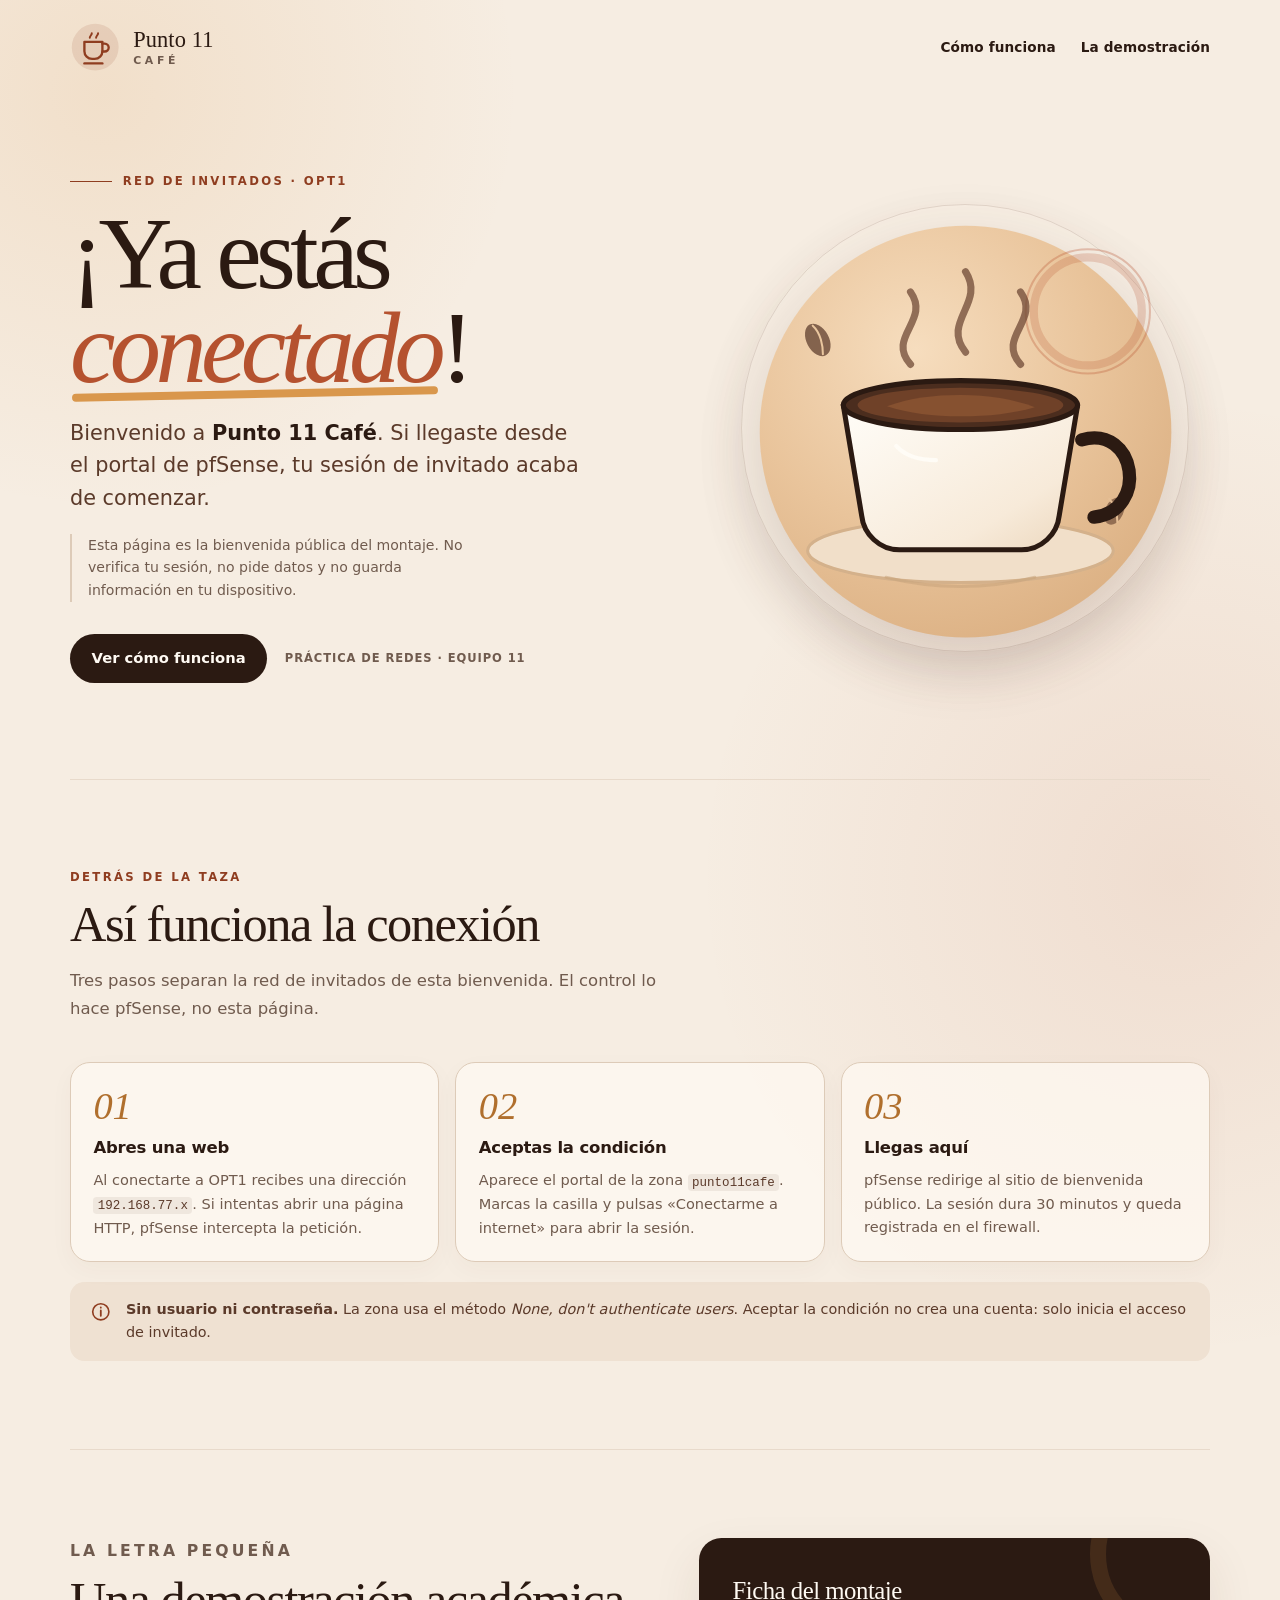
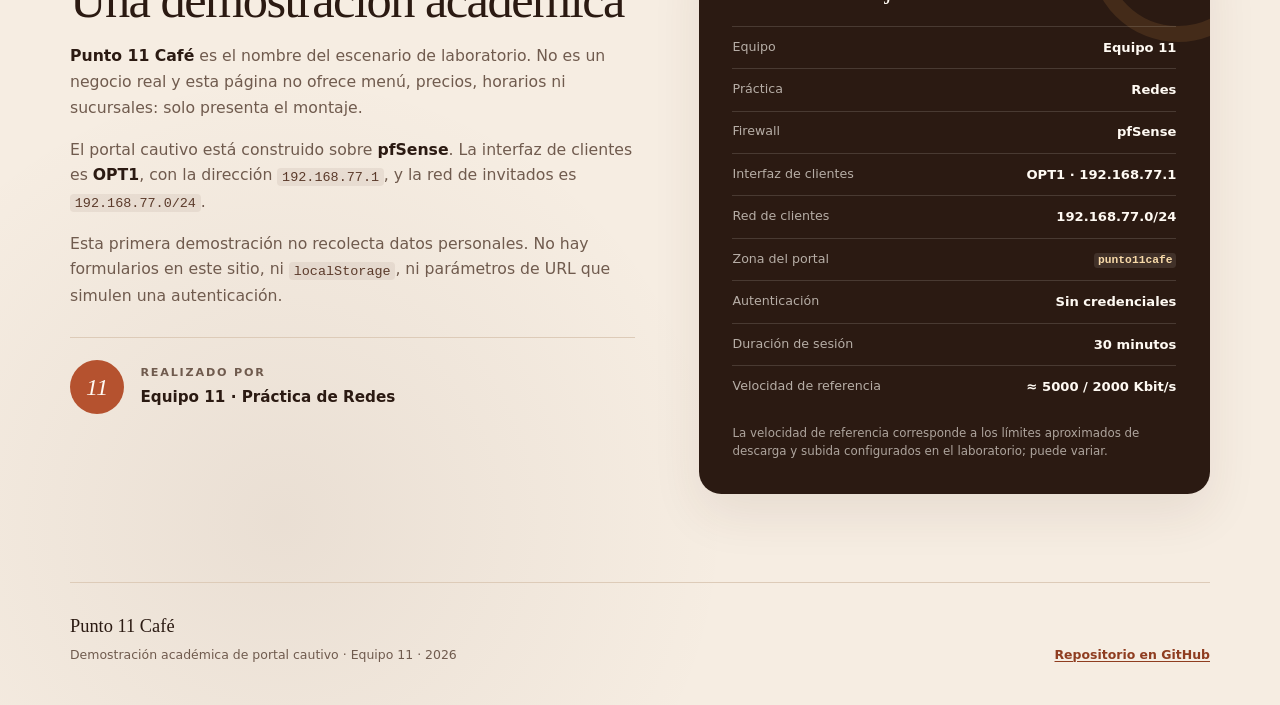
<file: index.html>
<!DOCTYPE html>
<html lang="es">
<head>
  <meta charset="utf-8">
  <meta name="viewport" content="width=device-width, initial-scale=1">
  <title>Punto 11 Café · Bienvenido</title>
  <meta name="description" content="Página de bienvenida de la demostración del portal cautivo de Punto 11 Café, realizada por el Equipo 11 en la práctica de Redes.">
  <meta name="theme-color" content="#f6ede2">
  <link rel="icon" href="assets/favicon.svg" type="image/svg+xml">
  <link rel="stylesheet" href="styles.css">
</head>
<body>
  <a class="skip-link" href="#contenido">Saltar al contenido</a>

  <div class="page">
    <header class="site-header">
      <a class="brand" href="index.html" aria-label="Punto 11 Café, inicio">
        <svg class="brand-mark" viewBox="0 0 56 56" aria-hidden="true" focusable="false">
          <circle cx="28" cy="28" r="26" fill="currentColor" opacity=".12"/>
          <path d="M16 22h20v10.5A8.5 8.5 0 0 1 27.5 41h-3A8.5 8.5 0 0 1 16 32.5V22Z" fill="none" stroke="currentColor" stroke-width="2.6" stroke-linejoin="round"/>
          <path d="M36 24h2.6a4.4 4.4 0 0 1 0 8.8H36" fill="none" stroke="currentColor" stroke-width="2.6" stroke-linecap="round"/>
          <path d="M22 17.5c0-2.2 2.2-2.8 2.2-5M29 17.5c0-2.2 2.2-2.8 2.2-5" fill="none" stroke="currentColor" stroke-width="2.2" stroke-linecap="round"/>
          <path d="M16 46h20" fill="none" stroke="currentColor" stroke-width="2.6" stroke-linecap="round"/>
        </svg>
        <span class="brand-name">
          <span class="brand-name-main">Punto 11</span>
          <span class="brand-name-sub">Café</span>
        </span>
      </a>

      <nav class="site-nav" aria-label="Navegación principal">
        <a href="#como-funciona">Cómo funciona</a>
        <a href="#demostracion">La demostración</a>
      </nav>
    </header>

    <main id="contenido">
      <section class="hero" aria-labelledby="bienvenida">
        <div class="hero-copy">
          <p class="eyebrow"><span class="eyebrow-line" aria-hidden="true"></span>Red de invitados · OPT1</p>
          <h1 id="bienvenida">¡Ya estás <span class="accent">conectado</span>!</h1>
          <p class="hero-lead">Bienvenido a <strong>Punto 11 Café</strong>. Si llegaste desde el portal de pfSense, tu sesión de invitado acaba de comenzar.</p>
          <p class="hero-note">Esta página es la bienvenida pública del montaje. No verifica tu sesión, no pide datos y no guarda información en tu dispositivo.</p>
          <div class="hero-actions">
            <a class="button" href="#como-funciona">Ver cómo funciona</a>
            <span class="hero-badge">Práctica de Redes · Equipo 11</span>
          </div>
        </div>

        <div class="hero-art">
          <svg class="cup-art" viewBox="0 0 480 480" aria-hidden="true" focusable="false">
            <defs>
              <radialGradient id="warm-glow" cx="38%" cy="30%" r="75%">
                <stop offset="0%" stop-color="#f6ddbe"/>
                <stop offset="58%" stop-color="#e9c49b"/>
                <stop offset="100%" stop-color="#dcb184"/>
              </radialGradient>
              <linearGradient id="cup-shade" x1="0" y1="0" x2="1" y2="1">
                <stop offset="0%" stop-color="#fffdf8"/>
                <stop offset="72%" stop-color="#f7ead9"/>
                <stop offset="100%" stop-color="#ecd7bd"/>
              </linearGradient>
            </defs>

            <circle cx="240" cy="244" r="202" fill="url(#warm-glow)"/>
            <circle cx="360" cy="126" r="53" fill="none" stroke="#b5522f" stroke-width="8" opacity=".22"/>
            <circle cx="360" cy="126" r="61" fill="none" stroke="#b5522f" stroke-width="2" opacity=".3"/>

            <g class="art-bean art-bean-one" fill="#5b3a2a" opacity=".72">
              <ellipse cx="95" cy="154" rx="11" ry="17" transform="rotate(-28 95 154)"/>
              <path d="M90 140c8 7 10 20 10 28" fill="none" stroke="#e9c49b" stroke-width="2" stroke-linecap="round"/>
            </g>
            <g class="art-bean art-bean-two" fill="#5b3a2a" opacity=".58">
              <ellipse cx="386" cy="322" rx="9" ry="14" transform="rotate(24 386 322)"/>
              <path d="M381 310c6 6 8 16 8 23" fill="none" stroke="#e9c49b" stroke-width="2" stroke-linecap="round"/>
            </g>

            <g class="steam" fill="none" stroke="#6b4532" stroke-width="7" stroke-linecap="round" opacity=".72">
              <path d="M186 178c-24-27 20-43 0-71"/>
              <path d="M240 166c-24-30 20-48 0-79"/>
              <path d="M294 178c-24-27 20-43 0-71"/>
            </g>

            <path d="M354 252c54-15 66 70 12 76" fill="none" stroke="#2b1a12" stroke-width="13" stroke-linecap="round"/>
            <ellipse cx="235" cy="361" rx="150" ry="31" fill="#f1dfc9" stroke="#d4b18b" stroke-width="3"/>
            <path d="M120 218h230l-18 108c-2 19-18 34-37 34H175c-19 0-35-15-37-34l-18-108Z" fill="url(#cup-shade)" stroke="#2b1a12" stroke-width="5" stroke-linejoin="round"/>
            <ellipse cx="235" cy="218" rx="115" ry="24" fill="#4b2d1e" stroke="#2b1a12" stroke-width="5"/>
            <ellipse cx="235" cy="218" rx="101" ry="17" fill="#6f4128"/>
            <path d="M163 219c22-8 46-11 72-11 27 0 52 4 73 12-21 6-46 9-73 9-26 0-51-3-72-10Z" fill="#8b5432" opacity=".85"/>
            <path d="M172 258c8 9 22 14 39 14" fill="none" stroke="#fffdf8" stroke-width="4" stroke-linecap="round" opacity=".9"/>
            <path d="M162 387c46 12 100 12 146 0" fill="none" stroke="#c9a47c" stroke-width="3" stroke-linecap="round" opacity=".55"/>
          </svg>
        </div>
      </section>

      <section class="section" id="como-funciona" aria-labelledby="como-title">
        <div class="section-heading">
          <p class="kicker">Detrás de la taza</p>
          <h2 id="como-title">Así funciona la conexión</h2>
          <p>Tres pasos separan la red de invitados de esta bienvenida. El control lo hace pfSense, no esta página.</p>
        </div>

        <ol class="steps">
          <li class="step">
            <span class="step-number" aria-hidden="true">01</span>
            <h3>Abres una web</h3>
            <p>Al conectarte a OPT1 recibes una dirección <code>192.168.77.x</code>. Si intentas abrir una página HTTP, pfSense intercepta la petición.</p>
          </li>
          <li class="step">
            <span class="step-number" aria-hidden="true">02</span>
            <h3>Aceptas la condición</h3>
            <p>Aparece el portal de la zona <code>punto11cafe</code>. Marcas la casilla y pulsas «Conectarme a internet» para abrir la sesión.</p>
          </li>
          <li class="step">
            <span class="step-number" aria-hidden="true">03</span>
            <h3>Llegas aquí</h3>
            <p>pfSense redirige al sitio de bienvenida público. La sesión dura 30 minutos y queda registrada en el firewall.</p>
          </li>
        </ol>

        <div class="notice">
          <svg viewBox="0 0 24 24" aria-hidden="true" focusable="false">
            <circle cx="12" cy="12" r="9" fill="none" stroke="currentColor" stroke-width="1.8"/>
            <path d="M12 10.5v6M12 7.2v.2" fill="none" stroke="currentColor" stroke-width="2" stroke-linecap="round"/>
          </svg>
          <p><strong>Sin usuario ni contraseña.</strong> La zona usa el método <em>None, don't authenticate users</em>. Aceptar la condición no crea una cuenta: solo inicia el acceso de invitado.</p>
        </div>
      </section>

      <section class="section demo" id="demostracion" aria-labelledby="demo-title">
        <div class="demo-copy">
          <p class="kicker">La letra pequeña</p>
          <h2 id="demo-title">Una demostración académica</h2>
          <p><strong>Punto 11 Café</strong> es el nombre del escenario de laboratorio. No es un negocio real y esta página no ofrece menú, precios, horarios ni sucursales: solo presenta el montaje.</p>
          <p>El portal cautivo está construido sobre <strong>pfSense</strong>. La interfaz de clientes es <strong>OPT1</strong>, con la dirección <code>192.168.77.1</code>, y la red de invitados es <code>192.168.77.0/24</code>.</p>
          <p>Esta primera demostración no recolecta datos personales. No hay formularios en este sitio, ni <code>localStorage</code>, ni parámetros de URL que simulen una autenticación.</p>

          <div class="team-note">
            <span class="team-number" aria-hidden="true">11</span>
            <div>
              <p class="team-label">Realizado por</p>
              <p class="team-name">Equipo 11 · Práctica de Redes</p>
            </div>
          </div>
        </div>

        <aside class="spec-card" aria-labelledby="ficha-title">
          <h3 id="ficha-title">Ficha del montaje</h3>
          <dl>
            <div><dt>Equipo</dt><dd>Equipo 11</dd></div>
            <div><dt>Práctica</dt><dd>Redes</dd></div>
            <div><dt>Firewall</dt><dd>pfSense</dd></div>
            <div><dt>Interfaz de clientes</dt><dd>OPT1 · 192.168.77.1</dd></div>
            <div><dt>Red de clientes</dt><dd>192.168.77.0/24</dd></div>
            <div><dt>Zona del portal</dt><dd><code>punto11cafe</code></dd></div>
            <div><dt>Autenticación</dt><dd>Sin credenciales</dd></div>
            <div><dt>Duración de sesión</dt><dd>30 minutos</dd></div>
            <div><dt>Velocidad de referencia</dt><dd>≈ 5000 / 2000 Kbit/s</dd></div>
          </dl>
          <p class="spec-note">La velocidad de referencia corresponde a los límites aproximados de descarga y subida configurados en el laboratorio; puede variar.</p>
        </aside>
      </section>
    </main>

    <footer class="site-footer">
      <div>
        <p class="footer-brand">Punto 11 Café</p>
        <p>Demostración académica de portal cautivo · Equipo 11 · 2026</p>
      </div>
      <a href="https://github.com/Angixs-zz/Punto-11-Cafe">Repositorio en GitHub</a>
    </footer>
  </div>
</body>
</html>
</file>
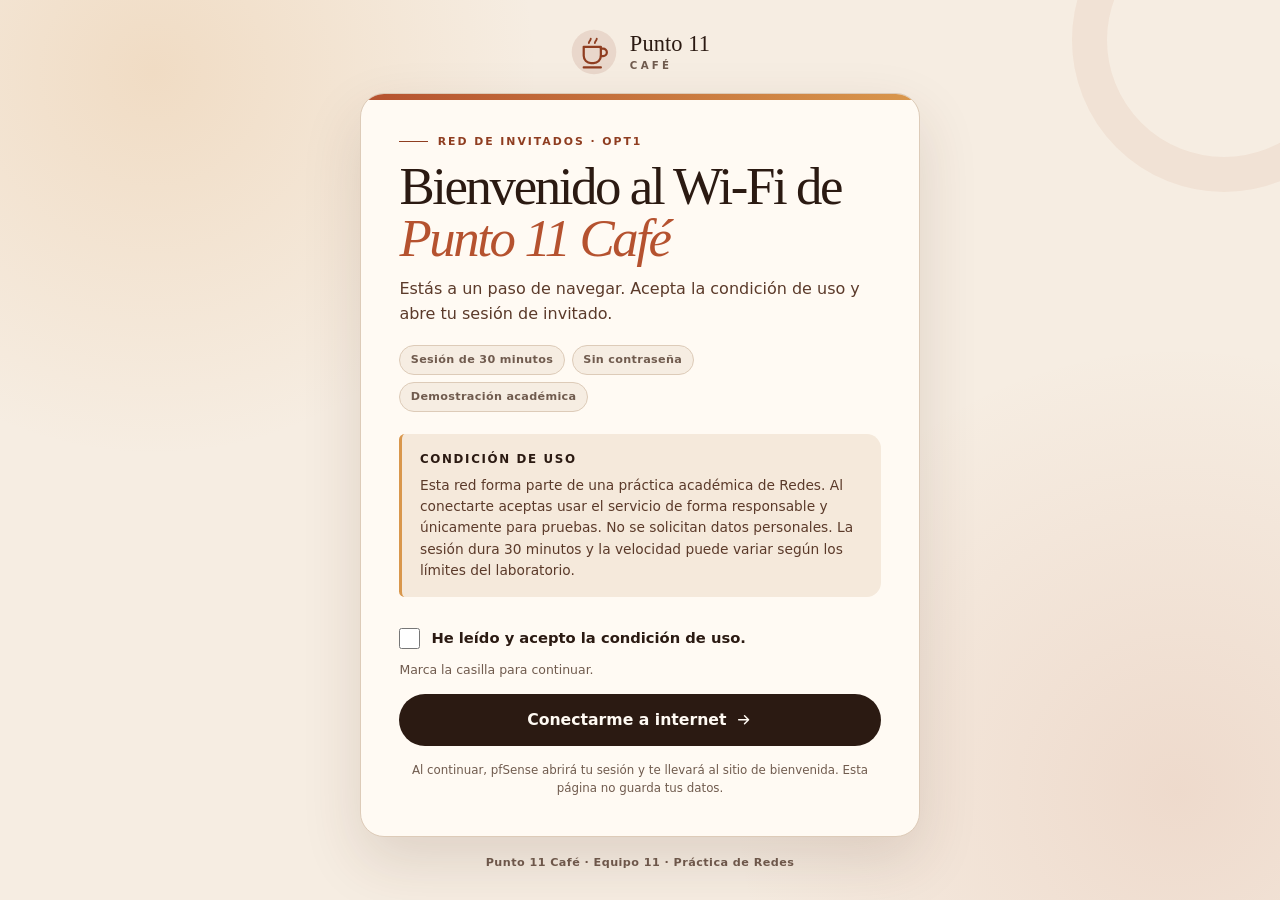
<file: pfsense/portal.html>
<!DOCTYPE html>
<html lang="es">
<head>
  <meta charset="utf-8">
  <meta name="viewport" content="width=device-width, initial-scale=1">
  <meta name="color-scheme" content="light">
  <meta name="robots" content="noindex, nofollow">
  <title>Punto 11 Café · Acceso Wi-Fi</title>
  <link rel="icon" href="[data-uri]">
  <style>
    :root {
      --cream: #f6ede2;
      --paper: #fffaf3;
      --ink: #2b1a12;
      --coffee: #5b3a2a;
      --muted: #705b4e;
      --accent: #b5522f;
      --accent-dark: #8f3d20;
      --gold: #d9974c;
      --line: #ddcbb8;
      --focus: #1f5c8b;
      --font-display: "Iowan Old Style", "Palatino Linotype", Palatino, "Book Antiqua", Georgia, serif;
      --font-body: "Avenir Next", Avenir, "Segoe UI", system-ui, -apple-system, sans-serif;
      color-scheme: light;
    }

    *,
    *::before,
    *::after {
      box-sizing: border-box;
    }

    body {
      margin: 0;
      min-width: 320px;
      min-height: 100vh;
      display: grid;
      place-items: center;
      padding: 1.5rem 1rem;
      color: var(--ink);
      background-color: var(--cream);
      background-image:
        radial-gradient(circle at 12% 8%, rgba(217, 151, 76, .2), transparent 24rem),
        radial-gradient(circle at 92% 88%, rgba(181, 82, 47, .12), transparent 28rem);
      font-family: var(--font-body);
      font-size: 1rem;
      line-height: 1.6;
      -webkit-font-smoothing: antialiased;
    }

    body::before {
      content: "";
      position: fixed;
      top: -7rem;
      right: -6rem;
      width: 19rem;
      height: 19rem;
      border: 2.2rem solid rgba(181, 82, 47, .07);
      border-radius: 50%;
      pointer-events: none;
    }

    .portal {
      position: relative;
      width: min(100%, 35rem);
    }

    .brand {
      display: flex;
      align-items: center;
      justify-content: center;
      gap: .75rem;
      margin-bottom: 1.1rem;
      color: var(--ink);
    }

    .brand svg {
      width: 3rem;
      height: 3rem;
      flex: 0 0 auto;
      color: var(--accent-dark);
    }

    .brand-name {
      display: flex;
      flex-direction: column;
      line-height: 1;
    }

    .brand-name strong {
      font-family: var(--font-display);
      font-size: 1.4rem;
      font-weight: 500;
      letter-spacing: .005em;
    }

    .brand-name span {
      margin-top: .28rem;
      color: var(--muted);
      font-size: .64rem;
      font-weight: 800;
      letter-spacing: .32em;
      text-transform: uppercase;
    }

    .card {
      position: relative;
      overflow: hidden;
      padding: clamp(1.5rem, 6vw, 2.4rem);
      background: var(--paper);
      border: 1px solid var(--line);
      border-radius: 1.5rem;
      box-shadow: 0 24px 60px rgba(75, 45, 30, .14);
    }

    .card::before {
      content: "";
      position: absolute;
      top: 0;
      right: 0;
      left: 0;
      height: .35rem;
      background: linear-gradient(90deg, var(--accent), var(--gold));
    }

    .eyebrow {
      display: flex;
      align-items: center;
      gap: .6rem;
      margin: 0 0 .7rem;
      color: var(--accent-dark);
      font-size: .68rem;
      font-weight: 800;
      letter-spacing: .18em;
      text-transform: uppercase;
    }

    .eyebrow::before {
      content: "";
      width: 1.8rem;
      height: 1px;
      background: currentColor;
    }

    h1 {
      margin: 0 0 .8rem;
      font-family: var(--font-display);
      font-size: clamp(2.15rem, 8vw, 3.3rem);
      font-weight: 500;
      letter-spacing: -.045em;
      line-height: .98;
      text-wrap: balance;
    }

    h1 span {
      color: var(--accent);
      font-style: italic;
    }

    h1 .nowrap {
      color: inherit;
      font-style: normal;
      white-space: nowrap;
    }

    .lead {
      margin: 0;
      color: var(--coffee);
      font-size: 1rem;
      line-height: 1.55;
    }

    .chips {
      display: flex;
      flex-wrap: wrap;
      gap: .45rem;
      margin: 1.15rem 0 0;
      padding: 0;
      list-style: none;
    }

    .chips li {
      padding: .3rem .65rem;
      color: var(--muted);
      background: var(--cream);
      border: 1px solid var(--line);
      border-radius: 999px;
      font-size: .7rem;
      font-weight: 700;
      letter-spacing: .03em;
    }

    .terms {
      margin-top: 1.4rem;
      padding: 1rem 1.1rem;
      background: #f5e9db;
      border-left: 3px solid var(--gold);
      border-radius: .35rem .9rem .9rem .35rem;
    }

    .terms h2 {
      margin: 0 0 .35rem;
      font-family: var(--font-body);
      font-size: .74rem;
      font-weight: 800;
      letter-spacing: .14em;
      text-transform: uppercase;
    }

    .terms p {
      margin: 0;
      color: var(--coffee);
      font-size: .86rem;
      line-height: 1.55;
    }

    form {
      margin: 1.25rem 0 0;
    }

    .check {
      display: flex;
      gap: .7rem;
      align-items: flex-start;
      padding: .6rem 0;
      color: var(--ink);
      font-size: .92rem;
      font-weight: 600;
      cursor: pointer;
      line-height: 1.45;
    }

    .check input {
      width: 1.3rem;
      height: 1.3rem;
      flex: 0 0 auto;
      margin: .1rem 0 0;
      accent-color: var(--accent-dark);
      cursor: pointer;
    }

    .hint {
      margin: .1rem 0 .85rem;
      color: var(--muted);
      font-size: .78rem;
    }

    .hint.is-ok {
      color: #3f6838;
    }

    .hint.is-error {
      color: #9a2f1b;
      font-weight: 700;
    }

    .submit {
      display: flex;
      width: 100%;
      min-height: 3.25rem;
      align-items: center;
      justify-content: center;
      gap: .55rem;
      padding: .8rem 1.25rem;
      color: var(--paper);
      background: var(--ink);
      border: 0;
      border-radius: 999px;
      font: inherit;
      font-size: .98rem;
      font-weight: 800;
      cursor: pointer;
      transition: background-color .2s ease, transform .2s ease;
    }

    .submit:hover {
      background: var(--accent-dark);
      transform: translateY(-1px);
    }

    .submit svg {
      width: 1.1rem;
      height: 1.1rem;
    }

    .foot {
      margin: 1rem 0 0;
      color: var(--muted);
      font-size: .74rem;
      line-height: 1.5;
      text-align: center;
    }

    .team {
      margin: 1.1rem 0 0;
      color: var(--muted);
      font-size: .7rem;
      font-weight: 600;
      letter-spacing: .04em;
      text-align: center;
    }

    :focus-visible {
      outline: 3px solid var(--focus);
      outline-offset: 3px;
      border-radius: 4px;
    }

    @media (max-width: 26rem) {
      body {
        padding: 1rem .75rem;
      }

      .card {
        padding: 1.35rem 1.1rem;
        border-radius: 1.15rem;
      }

      .brand svg {
        width: 2.65rem;
        height: 2.65rem;
      }
    }

    @media (prefers-reduced-motion: reduce) {
      *,
      *::before,
      *::after {
        transition-duration: .01ms !important;
      }
    }
  </style>
</head>
<body>
  <main class="portal">
    <div class="brand">
      <svg viewBox="0 0 56 56" aria-hidden="true" focusable="false">
        <circle cx="28" cy="28" r="26" fill="currentColor" opacity=".12"/>
        <path d="M16 22h20v10.5A8.5 8.5 0 0 1 27.5 41h-3A8.5 8.5 0 0 1 16 32.5V22Z" fill="none" stroke="currentColor" stroke-width="2.6" stroke-linejoin="round"/>
        <path d="M36 24h2.6a4.4 4.4 0 0 1 0 8.8H36" fill="none" stroke="currentColor" stroke-width="2.6" stroke-linecap="round"/>
        <path d="M22 17.5c0-2.2 2.2-2.8 2.2-5M29 17.5c0-2.2 2.2-2.8 2.2-5" fill="none" stroke="currentColor" stroke-width="2.2" stroke-linecap="round"/>
        <path d="M16 46h20" fill="none" stroke="currentColor" stroke-width="2.6" stroke-linecap="round"/>
      </svg>
      <span class="brand-name">
        <strong>Punto 11</strong>
        <span>Café</span>
      </span>
    </div>

    <section class="card" aria-labelledby="titulo">
      <p class="eyebrow">Red de invitados · OPT1</p>
      <h1 id="titulo">Bienvenido al <span class="nowrap">Wi-Fi</span> de <span>Punto 11 Café</span></h1>
      <p class="lead">Estás a un paso de navegar. Acepta la condición de uso y abre tu sesión de invitado.</p>

      <ul class="chips" aria-label="Características de la sesión">
        <li>Sesión de 30 minutos</li>
        <li>Sin contraseña</li>
        <li>Demostración académica</li>
      </ul>

      <div class="terms">
        <h2>Condición de uso</h2>
        <p>Esta red forma parte de una práctica académica de Redes. Al conectarte aceptas usar el servicio de forma responsable y únicamente para pruebas. No se solicitan datos personales. La sesión dura 30 minutos y la velocidad puede variar según los límites del laboratorio.</p>
      </div>

      <form method="post" action="$PORTAL_ACTION$" id="portal-form">
        <input type="hidden" name="redirurl" value="$PORTAL_REDIRURL$">
        <input type="hidden" name="zone" value="$PORTAL_ZONE$">

        <label class="check">
          <input type="checkbox" id="terms" name="terms" value="accepted" required>
          <span>He leído y acepto la condición de uso.</span>
        </label>
        <p class="hint" id="terms-hint">Marca la casilla para continuar.</p>

        <button class="submit" type="submit" name="accept" value="Conectarme a internet">
          Conectarme a internet
          <svg viewBox="0 0 24 24" aria-hidden="true" focusable="false">
            <path d="M5 12h13M13 6.5l5.5 5.5L13 17.5" fill="none" stroke="currentColor" stroke-width="2" stroke-linecap="round" stroke-linejoin="round"/>
          </svg>
        </button>
      </form>

      <p class="foot">Al continuar, pfSense abrirá tu sesión y te llevará al sitio de bienvenida. Esta página no guarda tus datos.</p>
    </section>

    <p class="team">Punto 11 Café · Equipo 11 · Práctica de Redes</p>
  </main>

  <script>
    (function () {
      var form = document.getElementById('portal-form');
      var terms = document.getElementById('terms');
      var hint = document.getElementById('terms-hint');

      if (!form || !terms || !hint) {
        return;
      }

      function updateHint() {
        if (terms.checked) {
          hint.textContent = 'Condición aceptada. Ya puedes conectarte.';
          hint.className = 'hint is-ok';
        } else {
          hint.textContent = 'Marca la casilla para continuar.';
          hint.className = 'hint';
        }
      }

      terms.addEventListener('change', updateHint);

      form.addEventListener('submit', function (event) {
        if (!terms.checked) {
          event.preventDefault();
          hint.textContent = 'Debes aceptar la condición de uso antes de continuar.';
          hint.className = 'hint is-error';
          terms.focus();
        }
      });

      updateHint();
    }());
  </script>
</body>
</html>
</file>
<file: styles.css>
:root {
  --cream: #f6ede2;
  --cream-deep: #efe1d2;
  --paper: #fffaf3;
  --ink: #2b1a12;
  --coffee: #5b3a2a;
  --muted: #705b4e;
  --accent: #b5522f;
  --accent-dark: #8f3d20;
  --gold: #d9974c;
  --gold-dark: #b06f2d;
  --line: #ddcbb8;
  --line-soft: #e8dacb;
  --focus: #1f5c8b;
  --font-display: "Iowan Old Style", "Palatino Linotype", Palatino, "Book Antiqua", Georgia, serif;
  --font-body: "Avenir Next", Avenir, "Segoe UI", system-ui, -apple-system, sans-serif;
  --font-mono: "SFMono-Regular", Consolas, "Liberation Mono", Menlo, monospace;
  --shadow: 0 20px 50px rgba(75, 45, 30, .09);
}

*,
*::before,
*::after {
  box-sizing: border-box;
}

html {
  scroll-behavior: smooth;
}

body {
  margin: 0;
  min-width: 320px;
  color: var(--ink);
  background-color: var(--cream);
  background-image:
    radial-gradient(circle at 8% 4%, rgba(217, 151, 76, .16), transparent 26rem),
    radial-gradient(circle at 92% 38%, rgba(181, 82, 47, .1), transparent 30rem),
    radial-gradient(circle at 22% 92%, rgba(91, 58, 42, .08), transparent 28rem);
  font-family: var(--font-body);
  font-size: 1rem;
  line-height: 1.65;
  -webkit-font-smoothing: antialiased;
  text-rendering: optimizeLegibility;
}

a {
  color: var(--accent-dark);
  text-underline-offset: .2em;
}

a:hover {
  color: var(--ink);
}

:focus-visible {
  outline: 3px solid var(--focus);
  outline-offset: 3px;
  border-radius: 3px;
}

.skip-link {
  position: absolute;
  z-index: 20;
  top: .75rem;
  left: .75rem;
  padding: .65rem 1rem;
  color: var(--paper);
  background: var(--ink);
  border-radius: .5rem;
  font-weight: 700;
  text-decoration: none;
  transform: translateY(-180%);
}

.skip-link:focus {
  transform: translateY(0);
}

.page {
  width: min(100% - 2.5rem, 1140px);
  margin-inline: auto;
}

/* Header */

.site-header {
  display: flex;
  align-items: center;
  justify-content: space-between;
  gap: 2rem;
  padding: 1.4rem 0;
}

.brand {
  display: inline-flex;
  align-items: center;
  gap: .8rem;
  color: var(--ink);
  text-decoration: none;
}

.brand-mark {
  width: 3.15rem;
  height: 3.15rem;
  color: var(--accent-dark);
  flex: 0 0 auto;
  transition: transform .3s ease;
}

.brand:hover .brand-mark {
  transform: rotate(-7deg);
}

.brand-name {
  display: flex;
  flex-direction: column;
  line-height: 1;
}

.brand-name-main {
  font-family: var(--font-display);
  font-size: 1.4rem;
  letter-spacing: .005em;
}

.brand-name-sub {
  margin-top: .28rem;
  color: var(--muted);
  font-size: .68rem;
  font-weight: 700;
  letter-spacing: .34em;
  text-transform: uppercase;
}

.site-nav {
  display: flex;
  flex-wrap: wrap;
  gap: 1.55rem;
  font-size: .85rem;
  font-weight: 700;
  letter-spacing: .01em;
}

.site-nav a {
  position: relative;
  padding: .35rem 0;
  color: var(--ink);
  text-decoration: none;
}

.site-nav a::after {
  content: "";
  position: absolute;
  right: 0;
  bottom: .15rem;
  left: 0;
  height: 2px;
  background: var(--accent);
  transform: scaleX(0);
  transform-origin: left;
  transition: transform .22s ease;
}

.site-nav a:hover::after,
.site-nav a:focus-visible::after {
  transform: scaleX(1);
}

/* Hero */

.hero {
  display: grid;
  grid-template-columns: minmax(0, 1.08fr) minmax(19rem, .92fr);
  gap: clamp(2rem, 6vw, 5rem);
  align-items: center;
  padding: clamp(2rem, 6vw, 5.2rem) 0 clamp(3rem, 8vw, 6rem);
}

.eyebrow {
  display: flex;
  align-items: center;
  gap: .7rem;
  margin: 0;
  color: var(--accent-dark);
  font-size: .73rem;
  font-weight: 800;
  letter-spacing: .2em;
  text-transform: uppercase;
}

.eyebrow-line {
  width: 2.6rem;
  height: 1px;
  background: currentColor;
}

h1,
h2,
h3,
p {
  overflow-wrap: break-word;
}

h1 {
  margin: 1rem 0 1.35rem;
  font-family: var(--font-display);
  font-size: clamp(3.2rem, 8vw, 6.5rem);
  font-weight: 500;
  letter-spacing: -.055em;
  line-height: .92;
  text-wrap: balance;
}

h1 .accent {
  position: relative;
  display: inline-block;
  color: var(--accent);
  font-style: italic;
}

h1 .accent::after {
  content: "";
  position: absolute;
  right: .02em;
  bottom: -.02em;
  left: .02em;
  height: .08em;
  border-radius: 999px;
  background: var(--gold);
  transform: rotate(-1.2deg);
}

.hero-lead {
  max-width: 39ch;
  margin: 0;
  color: var(--coffee);
  font-size: clamp(1.08rem, 1.7vw, 1.3rem);
  line-height: 1.55;
}

.hero-lead strong {
  color: var(--ink);
}

.hero-note {
  max-width: 46ch;
  margin: 1.25rem 0 0;
  padding-left: 1rem;
  border-left: 2px solid var(--line);
  color: var(--muted);
  font-size: .88rem;
  line-height: 1.6;
}

.hero-actions {
  display: flex;
  flex-wrap: wrap;
  align-items: center;
  gap: 1.1rem;
  margin-top: 2rem;
}

.button {
  display: inline-flex;
  min-height: 3rem;
  align-items: center;
  justify-content: center;
  padding: .8rem 1.35rem;
  color: var(--paper);
  background: var(--ink);
  border-radius: 999px;
  font-size: .92rem;
  font-weight: 700;
  text-decoration: none;
  transition: background-color .2s ease, transform .2s ease;
}

.button:hover {
  color: var(--paper);
  background: var(--accent-dark);
  transform: translateY(-2px);
}

.hero-badge {
  color: var(--muted);
  font-size: .72rem;
  font-weight: 700;
  letter-spacing: .08em;
  text-transform: uppercase;
}

.hero-art {
  position: relative;
  display: grid;
  min-height: 25rem;
  place-items: center;
}

.hero-art::before {
  content: "";
  position: absolute;
  width: min(100%, 28rem);
  aspect-ratio: 1;
  border: 1px solid rgba(91, 58, 42, .14);
  border-radius: 50%;
  box-shadow: var(--shadow);
}

.cup-art {
  position: relative;
  z-index: 1;
  width: min(100%, 31rem);
  filter: drop-shadow(0 24px 30px rgba(75, 45, 30, .16));
}

.steam path {
  animation: steam-drift 6s ease-in-out infinite;
  transform-origin: center;
}

.steam path:nth-child(2) {
  animation-delay: 1s;
}

.steam path:nth-child(3) {
  animation-delay: 2s;
}

.art-bean-one {
  animation: bean-float 9s ease-in-out infinite;
}

.art-bean-two {
  animation: bean-float 11s ease-in-out infinite reverse;
}

@keyframes steam-drift {
  0%,
  100% {
    opacity: .55;
    transform: translateY(0);
  }
  50% {
    opacity: .9;
    transform: translateY(-9px);
  }
}

@keyframes bean-float {
  0%,
  100% {
    transform: translateY(0) rotate(0);
  }
  50% {
    transform: translateY(-7px) rotate(4deg);
  }
}

/* Sections */

.section {
  padding: clamp(3rem, 7vw, 5.5rem) 0;
  border-top: 1px solid var(--line-soft);
}

.section-heading {
  max-width: 44rem;
}

.kicker {
  margin: 0 0 .65rem;
  color: var(--accent-dark);
  font-size: .73rem;
  font-weight: 800;
  letter-spacing: .2em;
  text-transform: uppercase;
}

h2 {
  margin: 0 0 1rem;
  font-family: var(--font-display);
  font-size: clamp(2rem, 4vw, 3.15rem);
  font-weight: 500;
  letter-spacing: -.03em;
  line-height: 1.06;
  text-wrap: balance;
}

.section-heading > p:last-child,
.demo-copy > p {
  max-width: 60ch;
  margin-top: 0;
  color: var(--muted);
}

.section-heading > p:last-child {
  font-size: 1.03rem;
}

code {
  padding: .13em .35em;
  color: var(--coffee);
  background: rgba(91, 58, 42, .08);
  border-radius: .3em;
  font-family: var(--font-mono);
  font-size: .86em;
}

.steps {
  display: grid;
  grid-template-columns: repeat(3, minmax(0, 1fr));
  gap: 1rem;
  margin: 2.5rem 0 0;
  padding: 0;
  list-style: none;
}

.step {
  position: relative;
  padding: 1.5rem 1.4rem 1.4rem;
  background: rgba(255, 250, 243, .72);
  border: 1px solid var(--line);
  border-radius: 1.25rem;
  box-shadow: 0 8px 25px rgba(75, 45, 30, .035);
}

.step-number {
  display: block;
  margin-bottom: .55rem;
  color: var(--gold-dark);
  font-family: var(--font-display);
  font-size: 2.4rem;
  font-style: italic;
  line-height: 1;
}

.step h3 {
  margin: 0 0 .45rem;
  font-size: 1.03rem;
  letter-spacing: -.01em;
}

.step p {
  margin: 0;
  color: var(--muted);
  font-size: .91rem;
  line-height: 1.6;
}

.notice {
  display: flex;
  gap: .9rem;
  align-items: flex-start;
  margin-top: 1.25rem;
  padding: 1rem 1.25rem;
  background: var(--cream-deep);
  border-radius: .9rem;
}

.notice svg {
  flex: 0 0 auto;
  width: 1.35rem;
  height: 1.35rem;
  margin-top: .16rem;
  color: var(--accent-dark);
}

.notice p {
  margin: 0;
  color: var(--coffee);
  font-size: .9rem;
  line-height: 1.6;
}

/* Academic demo */

.demo {
  display: grid;
  grid-template-columns: minmax(0, 1.05fr) minmax(19rem, .95fr);
  gap: clamp(2rem, 5vw, 4rem);
  align-items: start;
}

.demo-copy > p {
  font-size: .98rem;
}

.demo-copy strong {
  color: var(--ink);
}

.team-note {
  display: flex;
  align-items: center;
  gap: 1rem;
  margin-top: 1.75rem;
  padding-top: 1.4rem;
  border-top: 1px solid var(--line);
}

.team-number {
  display: grid;
  width: 3.4rem;
  height: 3.4rem;
  flex: 0 0 auto;
  place-items: center;
  color: var(--paper);
  background: var(--accent);
  border-radius: 50%;
  font-family: var(--font-display);
  font-size: 1.5rem;
  font-style: italic;
  line-height: 1;
}

.team-label {
  margin: 0;
  color: var(--muted);
  font-size: .7rem;
  font-weight: 800;
  letter-spacing: .16em;
  text-transform: uppercase;
}

.team-name {
  margin: .15rem 0 0;
  color: var(--ink);
  font-size: .95rem;
  font-weight: 700;
}

.spec-card {
  position: relative;
  overflow: hidden;
  padding: clamp(1.4rem, 3vw, 2.1rem);
  color: var(--paper);
  background: var(--ink);
  border-radius: 1.4rem;
  box-shadow: var(--shadow);
}

.spec-card::after {
  content: "";
  position: absolute;
  top: -4.5rem;
  right: -3.5rem;
  width: 11rem;
  height: 11rem;
  border: 1rem solid rgba(217, 151, 76, .14);
  border-radius: 50%;
  pointer-events: none;
}

.spec-card h3 {
  position: relative;
  z-index: 1;
  margin: 0 0 .85rem;
  font-family: var(--font-display);
  font-size: 1.55rem;
  font-weight: 500;
  letter-spacing: -.02em;
}

.spec-card dl {
  position: relative;
  z-index: 1;
  margin: 0;
}

.spec-card dl > div {
  display: grid;
  grid-template-columns: minmax(0, 1fr) auto;
  gap: 1rem;
  padding: .62rem 0;
  border-top: 1px solid rgba(255, 250, 243, .14);
}

.spec-card dt {
  color: rgba(255, 250, 243, .66);
  font-size: .79rem;
}

.spec-card dd {
  margin: 0;
  color: var(--paper);
  font-size: .82rem;
  font-weight: 700;
  text-align: right;
}

.spec-card code {
  color: #f7d9a8;
  background: rgba(255, 250, 243, .1);
}

.spec-note {
  position: relative;
  z-index: 1;
  margin: 1rem 0 0;
  color: rgba(255, 250, 243, .62);
  font-size: .74rem;
  line-height: 1.55;
}

/* Footer */

.site-footer {
  display: flex;
  flex-wrap: wrap;
  align-items: flex-end;
  justify-content: space-between;
  gap: 1rem;
  padding: 1.75rem 0 2.5rem;
  border-top: 1px solid var(--line);
  color: var(--muted);
  font-size: .78rem;
}

.site-footer p {
  margin: 0;
}

.footer-brand {
  margin-bottom: .2rem !important;
  color: var(--ink);
  font-family: var(--font-display);
  font-size: 1.15rem;
}

.site-footer a {
  font-weight: 700;
  text-decoration-thickness: 1px;
}

/* Responsive */

@media (max-width: 56rem) {
  .hero,
  .demo {
    grid-template-columns: 1fr;
  }

  .hero {
    gap: 1rem;
    padding-top: 2.5rem;
  }

  .hero-art {
    min-height: auto;
    margin-top: 1.5rem;
  }

  .cup-art {
    width: min(100%, 25rem);
  }

  .hero-art::before {
    width: min(76vw, 24rem);
  }

  .steps {
    grid-template-columns: 1fr;
    max-width: 40rem;
  }

  .spec-card {
    max-width: 34rem;
  }
}

@media (max-width: 40rem) {
  .page {
    width: min(100% - 1.75rem, 1140px);
  }

  .site-header {
    flex-wrap: wrap;
    gap: .75rem;
    padding-top: 1rem;
  }

  .site-nav {
    width: 100%;
    gap: 1.2rem;
    padding-top: .6rem;
    border-top: 1px solid var(--line-soft);
    font-size: .8rem;
  }

  .brand-mark {
    width: 2.8rem;
    height: 2.8rem;
  }

  h1 {
    font-size: clamp(2.9rem, 14vw, 4.4rem);
  }

  .hero-actions {
    align-items: flex-start;
    flex-direction: column;
    gap: .85rem;
  }

  .button {
    width: 100%;
  }

  .notice {
    padding: 1rem;
  }

  .spec-card dl > div {
    grid-template-columns: 1fr;
    gap: .1rem;
  }

  .spec-card dd {
    text-align: left;
  }

  .site-footer {
    align-items: flex-start;
    flex-direction: column;
  }
}

@media (prefers-reduced-motion: reduce) {
  html {
    scroll-behavior: auto;
  }

  *,
  *::before,
  *::after {
    animation-duration: .01ms !important;
    animation-iteration-count: 1 !important;
    transition-duration: .01ms !important;
  }
}
</file>
